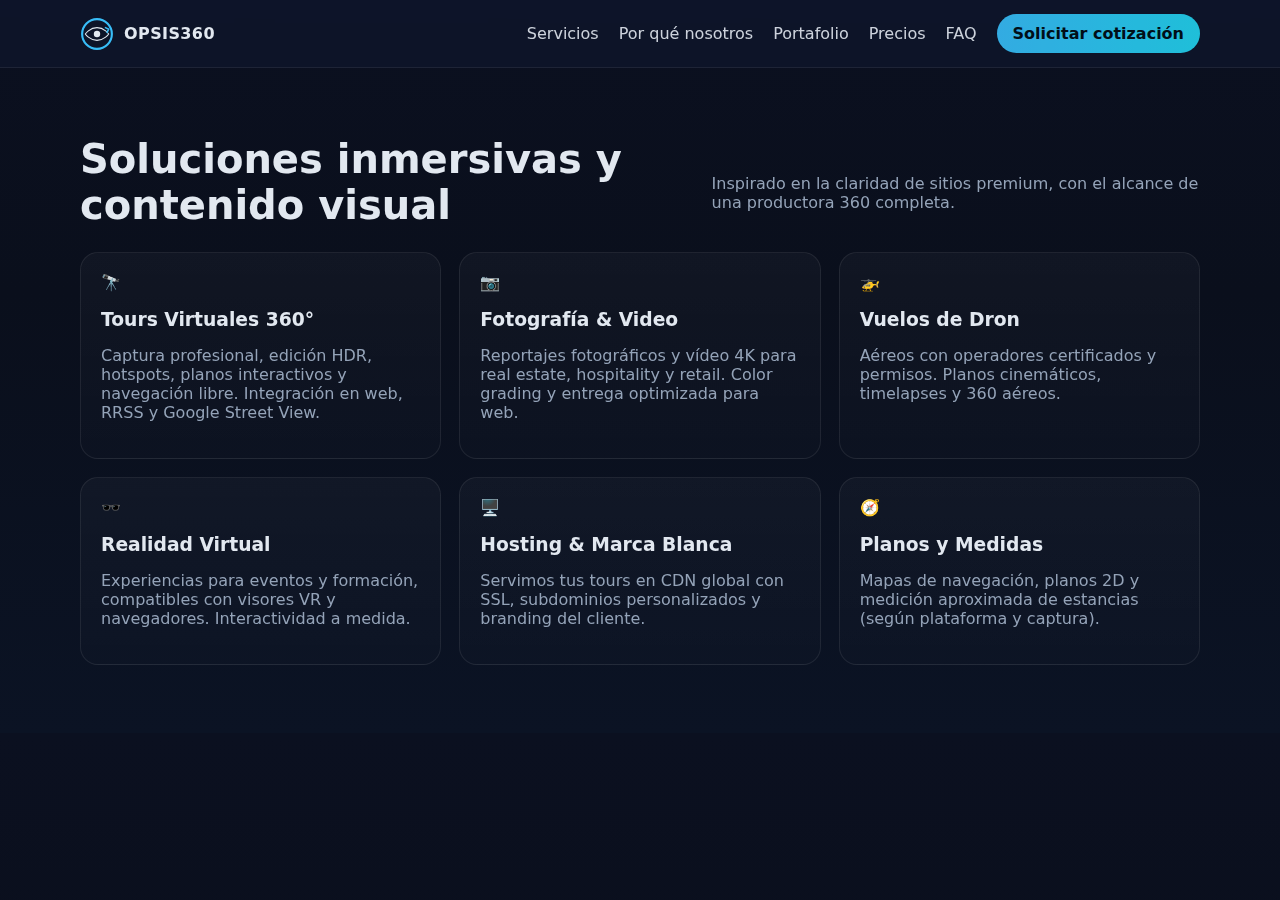
<file: servicios.html>
<!DOCTYPE html>
<html lang="en">
<head>
    <meta charset="UTF-8">
    <meta name="viewport" content="width=device-width, initial-scale=1.0">
    <title>Document</title>

    <link rel="stylesheet" href="style.css">
</head>
<body>
      <header>
    <div class="container nav">
      <a class="brand" href="index.html" aria-label="Opsis360 logo">
        <!-- Inline logo (ojo + flecha 360) -->
        <svg viewBox="0 0 64 64" aria-hidden="true" fill="none">
          <circle cx="32" cy="32" r="28" stroke="url(#g)" stroke-width="4"/>
          <defs>
            <linearGradient id="g" x1="0" x2="64" y1="0" y2="0">
              <stop stop-color="#38bdf8"/>
              <stop offset="1" stop-color="#22d3ee"/>
            </linearGradient>
          </defs>
          <path d="M10 32s8-12 22-12 22 12 22 12-8 12-22 12S10 32 10 32Z" stroke="#e2e8f0" stroke-width="2"/>
          <circle cx="32" cy="32" r="6" fill="#e2e8f0"/>
          <path d="M48 20l6 3-3 6" stroke="#38bdf8" stroke-width="3" stroke-linecap="round" stroke-linejoin="round"/>
        </svg>
        OPSIS360
      </a>
      <nav class="menu">
        <a href="servicios.html">Servicios</a>
        <a href="#diferenciales">Por qué nosotros</a>
        <a href="#portfolio">Portafolio</a>
        <a href="#precios">Precios</a>
        <a href="#faq">FAQ</a>
        <a href="#contacto" class="btn">Solicitar cotización</a>
      </nav>
      <button class="mobile-toggle btn ghost" aria-expanded="false" aria-controls="mobileMenu">Menú</button>
    </div>
  </header>

    <main>
        <section id="servicios">
    <div class="container">
      <div class="section-head">
        <h2>Soluciones inmersivas y contenido visual</h2>
        <p>Inspirado en la claridad de sitios premium, con el alcance de una productora 360 completa.</p>
      </div>
      <div class="grid-3">
        <article class="card">
          <div class="icon">🔭</div>
          <h3>Tours Virtuales 360°</h3>
          <p>Captura profesional, edición HDR, hotspots, planos interactivos y navegación libre. Integración en web, RRSS y Google Street View.</p>
        </article>
        <article class="card">
          <div class="icon">📷</div>
          <h3>Fotografía & Video</h3>
          <p>Reportajes fotográficos y vídeo 4K para real estate, hospitality y retail. Color grading y entrega optimizada para web.</p>
        </article>
        <article class="card">
          <div class="icon">🚁</div>
          <h3>Vuelos de Dron</h3>
          <p>Aéreos con operadores certificados y permisos. Planos cinemáticos, timelapses y 360 aéreos.</p>
        </article>
        <article class="card">
          <div class="icon">🕶️</div>
          <h3>Realidad Virtual</h3>
          <p>Experiencias para eventos y formación, compatibles con visores VR y navegadores. Interactividad a medida.</p>
        </article>
        <article class="card">
          <div class="icon">🖥️</div>
          <h3>Hosting & Marca Blanca</h3>
          <p>Servimos tus tours en CDN global con SSL, subdominios personalizados y branding del cliente.</p>
        </article>
        <article class="card">
          <div class="icon">🧭</div>
          <h3>Planos y Medidas</h3>
          <p>Mapas de navegación, planos 2D y medición aproximada de estancias (según plataforma y captura).</p>
        </article>
      </div>
    </div>
  </section>

    </main>
</body>
</html>
</file>
<file: style.css>
:root{
    --bg:#0b1020; /* slate-950-ish */
    --panel:#0f172a; /* slate-900 */
    --muted:#94a3b8; /* slate-400 */
    --text:#e2e8f0; /* slate-200 */
    --brand:#38bdf8; /* sky-400 */
    --brand-2:#22d3ee; /* cyan-400 */
    --ring: 0 0 0 3px color-mix(in oklab, var(--brand) 35%, transparent);
}
*{box-sizing:border-box}
html,body{margin:0; font-family:Inter, ui-sans-serif, system-ui, -apple-system, Segoe UI, Roboto, Helvetica, Arial; background:linear-gradient(180deg, var(--bg), #0a0f1c 40%, #0b1324); color:var(--text); scroll-behavior:smooth}
img{max-width:100%; display:block}
a{color:inherit; text-decoration:none}
.container{width:min(1120px, 92%); margin-inline:auto}
header{
    position:sticky; top:0; z-index:50; backdrop-filter:saturate(1.5) blur(8px);
    background:color-mix(in oklab, var(--panel) 70%, transparent);
    border-bottom:1px solid rgba(255,255,255,.07)
}
.nav{display:flex; align-items:center; justify-content:space-between; padding:14px 0}
.brand{display:flex; align-items:center; gap:10px; font-weight:800; letter-spacing:.4px}
.brand svg{width:34px; height:34px}
.menu{display:flex; gap:20px; align-items:center}
.menu a{opacity:.9}
.menu a:hover{color:var(--brand)}
.btn{display:inline-flex; align-items:center; gap:8px; padding:10px 16px; border-radius:999px; font-weight:600; background:linear-gradient(90deg,var(--brand),var(--brand-2)); color:#001018; border:none; cursor:pointer}
.btn.ghost{background:transparent; color:var(--text); border:1px solid rgba(255,255,255,.12)}
.mobile-toggle{display:none}

/* Hero */
.hero{padding:72px 0 40px; position:relative; overflow:hidden}
.hero-grid{display:grid; grid-template-columns:1.2fr .8fr; gap:40px; align-items:center}
.kicker{color:var(--brand); font-weight:700; letter-spacing:.1em; text-transform:uppercase; font-size:.9rem}
h1{font-size:clamp(36px, 5vw, 58px); line-height:1.05; margin:10px 0 16px}
.lead{font-size:clamp(16px, 1.5vw, 19px); color:var(--muted)}
.hero-card{background:radial-gradient(1200px 600px at 70% -200px, rgba(56,189,248,.18), transparent), linear-gradient(180deg, rgba(255,255,255,.04), rgba(255,255,255,.02)); border:1px solid rgba(255,255,255,.08); border-radius:24px; padding:18px; box-shadow:0 10px 40px rgba(0,0,0,.35)}
.hero-video{aspect-ratio:16/10; border-radius:16px; overflow:hidden; background:#0a0f1c; border:1px solid rgba(255,255,255,.08)}
.badges{display:flex; gap:14px; flex-wrap:wrap; margin-top:18px}
.badge{border:1px solid rgba(255,255,255,.12); border-radius:999px; padding:8px 12px; font-size:.9rem; color:var(--muted)}

/* Stats */
.stats{display:grid; grid-template-columns:repeat(4,1fr); gap:14px; margin-top:24px}
.stat{background:linear-gradient(180deg, rgba(255,255,255,.03), rgba(255,255,255,.01)); border:1px solid rgba(255,255,255,.08); border-radius:16px; padding:16px}
.stat b{font-size:26px}
.stat span{color:var(--muted)}

/* Sections */
section{padding:68px 0}
.section-head{display:flex; align-items:end; justify-content:space-between; gap:16px; margin-bottom:24px}
.section-head h2{margin:0; font-size:clamp(26px,3.4vw,40px)}
.section-head p{color:var(--muted)}

/* Services */
.grid-3{display:grid; grid-template-columns:repeat(3,1fr); gap:18px}
.card{background:linear-gradient(180deg, rgba(255,255,255,.03), rgba(255,255,255,.01)); border:1px solid rgba(255,255,255,.08); border-radius:18px; padding:20px; transition:transform .25s ease, border-color .25s ease}
.card:hover{transform:translateY(-3px); border-color:rgba(56,189,248,.35)}
.card h3{margin:8px 0 6px}
.card p{color:var(--muted)}
.icon{width:28px; height:28px}

/* Features / Diferenciales */
.list{display:grid; grid-template-columns:repeat(2,1fr); gap:14px}
.list .item{display:flex; gap:12px; align-items:flex-start; padding:14px; border:1px dashed rgba(255,255,255,.15); border-radius:14px}

/* Portfolio */
.masonry{columns:3 300px; column-gap:16px}
.masonry a{display:block; break-inside:avoid; margin-bottom:16px; position:relative}
.masonry img{width:100%; border-radius:14px; border:1px solid rgba(255,255,255,.08)}
.masonry a::after{content:"Ver"; position:absolute; inset:auto 10px 10px auto; background:rgba(0,0,0,.55); padding:6px 10px; border-radius:999px; font-size:.85rem; opacity:0; transition:.2s}
.masonry a:hover::after{opacity:1}

/* Pricing */
.pricing{display:grid; grid-template-columns:repeat(3,1fr); gap:18px}
.price{padding:22px; border-radius:18px; border:1px solid rgba(255,255,255,.12); background:linear-gradient(180deg, rgba(34,211,238,.06), rgba(255,255,255,.02))}
.price .h{display:flex; align-items:center; justify-content:space-between}
.price ul{margin:14px 0 18px; padding:0 0 0 18px}
.price li{margin:8px 0}
.price .tag{background:linear-gradient(90deg,var(--brand),var(--brand-2)); color:#001018; border-radius:999px; padding:6px 10px; font-weight:700; font-size:.85rem}

/* FAQ */
.faq{max-width:900px}
details{border:1px solid rgba(255,255,255,.1); border-radius:14px; padding:14px 16px; margin:10px 0; background:rgba(0,0,0,.15)}
summary{cursor:pointer; font-weight:700}
details p{color:var(--muted)}

/* Contacto */
form{display:grid; grid-template-columns:1fr 1fr; gap:12px}
form .full{grid-column:1 / -1}
input, textarea, select{width:100%; background:#0b1428; color:var(--text); border:1px solid rgba(255,255,255,.12); border-radius:12px; padding:12px; outline:none}
input:focus, textarea:focus, select:focus{box-shadow:var(--ring); border-color:var(--brand)}
textarea{min-height:120px}

footer{padding:36px 0; border-top:1px solid rgba(255,255,255,.08); color:var(--muted)}

/* Utilities */
.pill{display:inline-flex; align-items:center; gap:8px; padding:6px 10px; border-radius:999px; border:1px solid rgba(255,255,255,.15); color:var(--muted)}
.row{display:flex; align-items:center; gap:12px; flex-wrap:wrap}
.center{text-align:center}

/* WhatsApp Floating */
.wa{position:fixed; right:16px; bottom:16px; z-index:60}
.wa a{display:inline-flex; align-items:center; gap:10px; padding:12px 16px; border-radius:999px; background:#25D366; color:#001a0e; font-weight:800; box-shadow:0 10px 30px rgba(0,0,0,.35)}

/* Responsive */
@media (max-width: 900px){
    .hero-grid{grid-template-columns:1fr}
    .stats{grid-template-columns:repeat(2,1fr)}
    .grid-3{grid-template-columns:1fr}
    .pricing{grid-template-columns:1fr}
    .list{grid-template-columns:1fr}
    .menu{display:none}
    .mobile-toggle{display:inline-flex}
}
</file>
